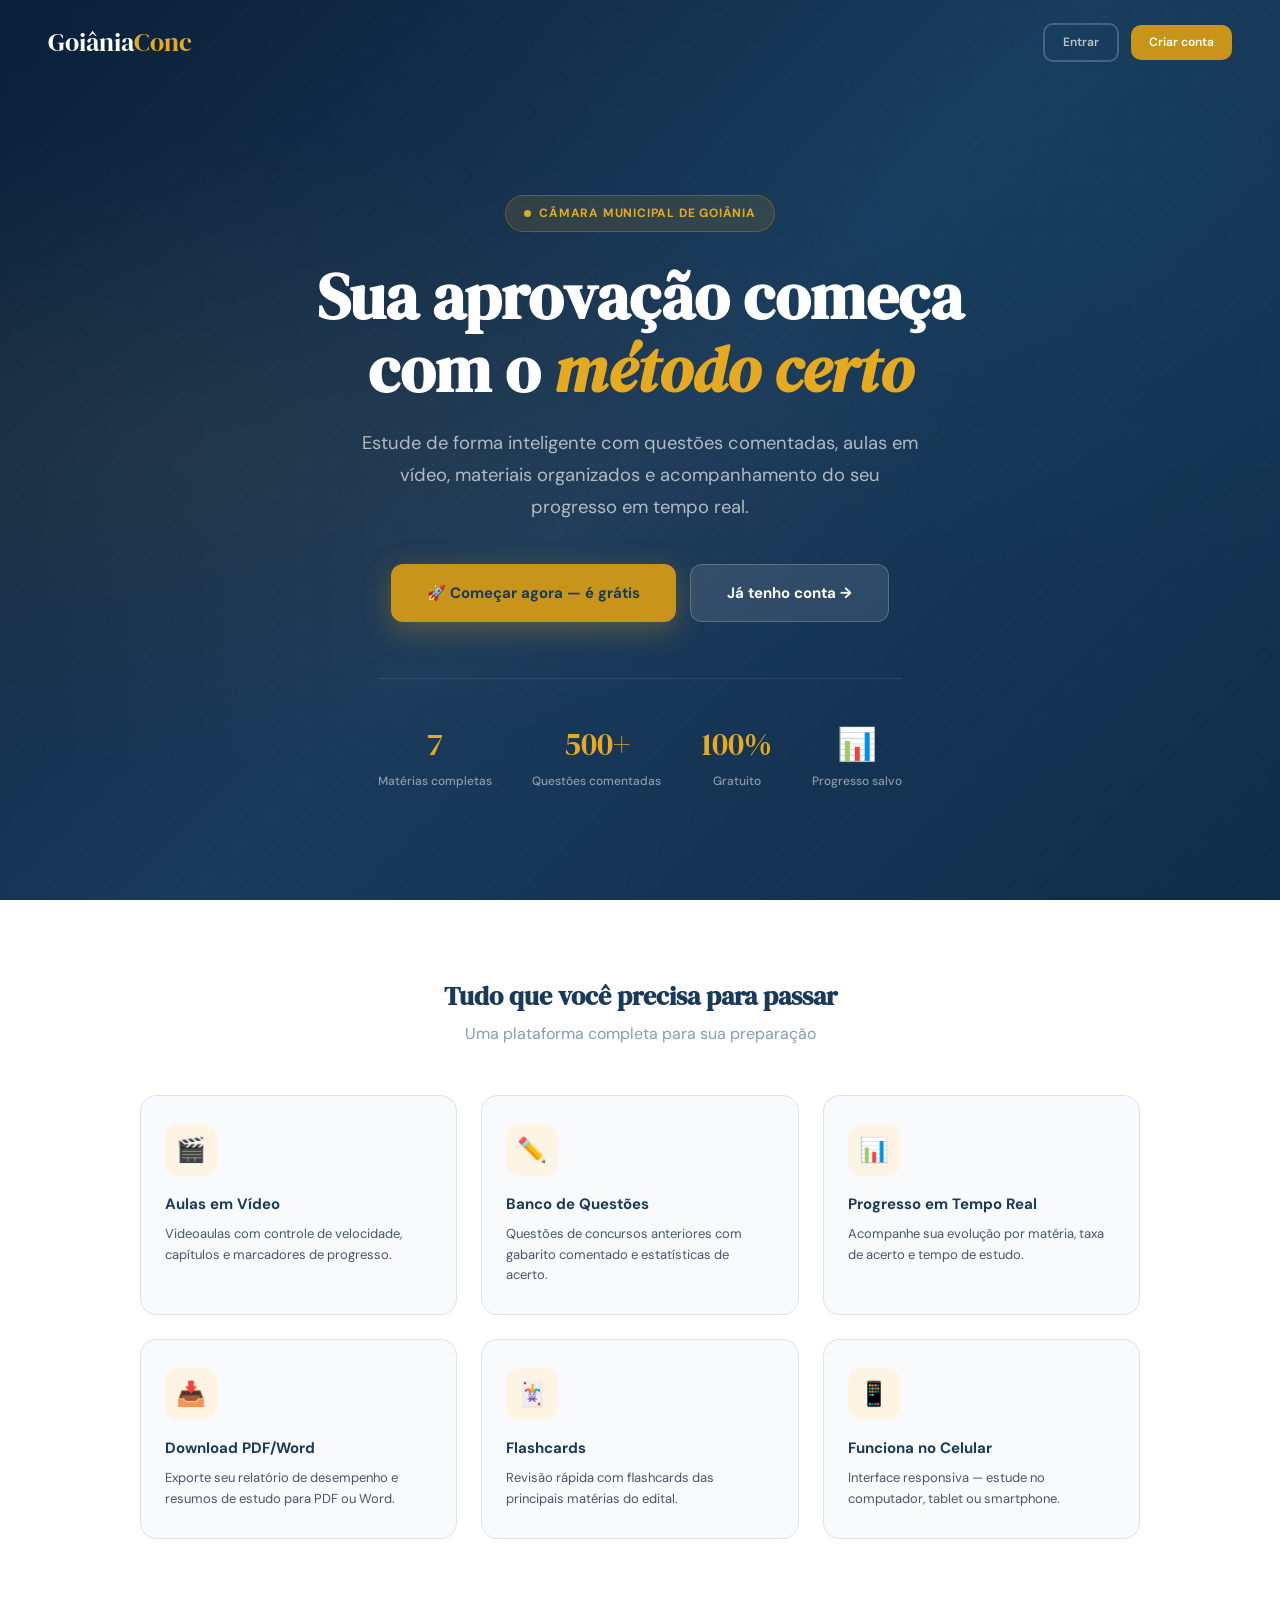
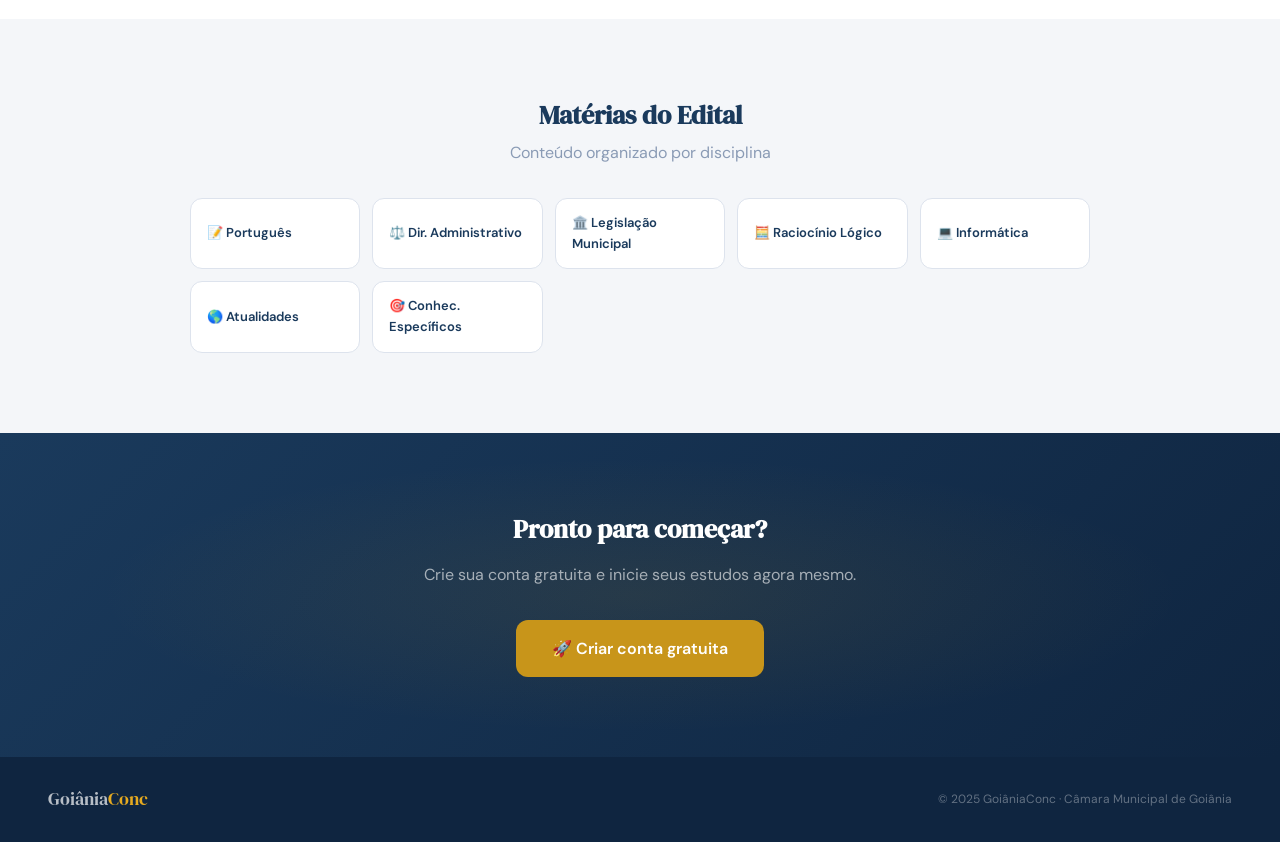
<file: landing.html>
<!DOCTYPE html>
<html lang="pt-BR">
<head>
<meta charset="UTF-8">
<meta name="viewport" content="width=device-width, initial-scale=1.0">
<title>GoiâniaConc — Prepare-se para o Concurso</title>
<link rel="stylesheet" href="style.css">
<style>
  body { overflow-x: hidden; background: var(--navy-dark); }

  /* ── HERO ── */
  .hero {
    min-height: 100vh;
    background: linear-gradient(135deg, #0a1f38 0%, #1a3a5c 50%, #0f2d4a 100%);
    display: flex; flex-direction: column;
    position: relative; overflow: hidden;
  }

  /* Partículas de fundo */
  .hero::before {
    content: '';
    position: absolute; inset: 0;
    background:
      radial-gradient(ellipse at 15% 50%, rgba(200,149,26,0.08) 0%, transparent 50%),
      radial-gradient(ellipse at 85% 20%, rgba(0,137,123,0.06) 0%, transparent 40%);
  }

  .dots-grid {
    position: absolute; inset: 0; opacity: 0.06;
    background-image: radial-gradient(circle, rgba(255,255,255,0.8) 1px, transparent 1px);
    background-size: 32px 32px;
  }

  /* ── NAVBAR LANDING ── */
  .nav {
    display: flex; align-items: center; justify-content: space-between;
    padding: 22px 48px; position: relative; z-index: 10;
  }

  .nav-logo { font-family: 'DM Serif Display', serif; font-size: 26px; color: white; text-decoration: none; }
  .nav-logo span { color: var(--gold-light); }

  .nav-links { display: flex; align-items: center; gap: 12px; }

  /* ── HERO CONTENT ── */
  .hero-content {
    flex: 1; display: flex; flex-direction: column;
    align-items: center; justify-content: center;
    text-align: center; padding: 40px 24px;
    position: relative; z-index: 10;
  }

  .hero-badge {
    display: inline-flex; align-items: center; gap: 8px;
    background: rgba(200,149,26,0.15); border: 1px solid rgba(200,149,26,0.35);
    color: var(--gold-light); padding: 8px 18px; border-radius: 30px;
    font-size: 12px; font-weight: 700; letter-spacing: 0.8px; text-transform: uppercase;
    margin-bottom: 28px; animation: fadeInUp 0.6s ease forwards;
  }

  .hero-badge-dot {
    width: 7px; height: 7px; border-radius: 50%;
    background: var(--gold-light); animation: pulse 1.5s infinite;
  }

  .hero-title {
    font-family: 'DM Serif Display', serif;
    font-size: clamp(2.4rem, 6vw, 4rem);
    color: white; line-height: 1.15;
    margin-bottom: 20px;
    animation: fadeInUp 0.6s 0.1s ease both;
  }

  .hero-title .highlight {
    color: var(--gold-light);
    font-style: italic;
  }

  .hero-subtitle {
    font-size: clamp(1rem, 2vw, 1.15rem);
    color: rgba(255,255,255,0.65);
    max-width: 560px; line-height: 1.75;
    margin-bottom: 40px;
    animation: fadeInUp 0.6s 0.2s ease both;
  }

  .hero-cta {
    display: flex; gap: 14px; flex-wrap: wrap; justify-content: center;
    animation: fadeInUp 0.6s 0.3s ease both;
  }

  .btn-hero {
    padding: 16px 36px; border-radius: 12px;
    font-size: 15px; font-weight: 700;
    display: inline-flex; align-items: center; gap: 10px;
    cursor: pointer; border: none; text-decoration: none;
    transition: all 0.25s; font-family: 'DM Sans', sans-serif;
  }

  .btn-hero-primary {
    background: var(--gold); color: var(--navy);
    box-shadow: 0 8px 28px rgba(200,149,26,0.35);
  }
  .btn-hero-primary:hover { background: var(--gold-light); transform: translateY(-2px); box-shadow: 0 12px 36px rgba(200,149,26,0.45); }

  .btn-hero-secondary {
    background: rgba(255,255,255,0.1); color: white;
    border: 1.5px solid rgba(255,255,255,0.2); backdrop-filter: blur(10px);
  }
  .btn-hero-secondary:hover { background: rgba(255,255,255,0.18); transform: translateY(-2px); }

  /* ── STATS ── */
  .hero-stats {
    display: flex; gap: 40px; flex-wrap: wrap; justify-content: center;
    margin-top: 56px; padding-top: 40px;
    border-top: 1px solid rgba(255,255,255,0.1);
    animation: fadeInUp 0.6s 0.4s ease both;
  }

  .stat-item { text-align: center; }
  .stat-num { font-family: 'DM Serif Display', serif; font-size: 2rem; color: var(--gold-light); }
  .stat-desc { font-size: 12px; color: rgba(255,255,255,0.5); font-weight: 500; margin-top: 2px; }

  /* ── FEATURES ── */
  .features {
    background: var(--white); padding: 80px 48px;
  }

  .features-title {
    text-align: center; margin-bottom: 48px;
  }

  .features-grid {
    display: grid;
    grid-template-columns: repeat(auto-fit, minmax(240px, 1fr));
    gap: 24px; max-width: 1000px; margin: 0 auto;
  }

  .feature-card {
    background: var(--gray-50); border: 1.5px solid var(--gray-200);
    border-radius: 16px; padding: 28px 24px;
    transition: all 0.25s; cursor: default;
  }
  .feature-card:hover { border-color: var(--gold); transform: translateY(-3px); box-shadow: var(--shadow-md); }

  .feature-icon {
    width: 52px; height: 52px; border-radius: 14px;
    display: flex; align-items: center; justify-content: center;
    font-size: 24px; margin-bottom: 16px;
    background: var(--gold-pale);
  }

  .feature-title { font-size: 15px; font-weight: 700; color: var(--navy); margin-bottom: 8px; }
  .feature-desc { font-size: 13px; color: var(--gray-600); line-height: 1.6; }

  /* ── MATERIAS ── */
  .materias { background: var(--bg); padding: 80px 48px; }

  .materias-grid {
    display: grid;
    grid-template-columns: repeat(auto-fill, minmax(160px, 1fr));
    gap: 12px; max-width: 900px; margin: 32px auto 0;
  }

  .materia-chip {
    background: white; border: 1.5px solid var(--gray-200);
    border-radius: 12px; padding: 14px 16px;
    display: flex; align-items: center; gap: 10px;
    font-size: 13px; font-weight: 600; color: var(--navy);
    transition: all 0.2s;
  }
  .materia-chip:hover { border-color: var(--gold); background: var(--gold-pale); }

  /* ── CTA FINAL ── */
  .cta-section {
    background: linear-gradient(135deg, var(--navy) 0%, var(--navy-dark) 100%);
    padding: 80px 48px; text-align: center; position: relative; overflow: hidden;
  }
  .cta-section::before {
    content: ''; position: absolute; inset: 0;
    background: radial-gradient(ellipse at 50% 50%, rgba(200,149,26,0.1) 0%, transparent 60%);
  }
  .cta-section h2 { color: white; margin-bottom: 16px; position: relative; }
  .cta-section p { color: rgba(255,255,255,0.6); margin-bottom: 32px; position: relative; }

  /* ── FOOTER ── */
  .footer {
    background: var(--navy-dark); padding: 28px 48px;
    display: flex; align-items: center; justify-content: space-between;
    flex-wrap: wrap; gap: 12px;
  }
  .footer-logo { font-family: 'DM Serif Display', serif; font-size: 18px; color: rgba(255,255,255,0.7); }
  .footer-logo span { color: var(--gold-light); }
  .footer-text { font-size: 12px; color: rgba(255,255,255,0.35); }

  /* ── MOBILE ── */
  @media (max-width: 768px) {
    .nav { padding: 18px 20px; }
    .features, .materias, .cta-section { padding: 48px 20px; }
    .footer { padding: 20px; flex-direction: column; text-align: center; }
    .hero-stats { gap: 24px; margin-top: 36px; }
  }
</style>
</head>
<body>

<section class="hero">
  <div class="dots-grid"></div>

  <!-- NAV -->
  <nav class="nav">
    <a href="landing.html" class="nav-logo">Goiânia<span>Conc</span></a>
    <div class="nav-links">
      <a href="login.html?mode=login" class="btn btn-ghost btn-sm" style="color:rgba(255,255,255,0.7);border-color:rgba(255,255,255,0.2)">Entrar</a>
      <a href="login.html?mode=signup" class="btn btn-gold btn-sm">Criar conta</a>
    </div>
  </nav>

  <!-- HERO CONTENT -->
  <div class="hero-content">
    <div class="hero-badge">
      <div class="hero-badge-dot"></div>
      Câmara Municipal de Goiânia
    </div>

    <h1 class="hero-title">
      Sua aprovação começa<br>
      com o <span class="highlight">método certo</span>
    </h1>

    <p class="hero-subtitle">
      Estude de forma inteligente com questões comentadas, aulas em vídeo,
      materiais organizados e acompanhamento do seu progresso em tempo real.
    </p>

    <div class="hero-cta">
      <a href="login.html?mode=signup" class="btn-hero btn-hero-primary">
        🚀 Começar agora — é grátis
      </a>
      <a href="login.html?mode=login" class="btn-hero btn-hero-secondary">
        Já tenho conta →
      </a>
    </div>

    <div class="hero-stats">
      <div class="stat-item">
        <div class="stat-num">7</div>
        <div class="stat-desc">Matérias completas</div>
      </div>
      <div class="stat-item">
        <div class="stat-num">500+</div>
        <div class="stat-desc">Questões comentadas</div>
      </div>
      <div class="stat-item">
        <div class="stat-num">100%</div>
        <div class="stat-desc">Gratuito</div>
      </div>
      <div class="stat-item">
        <div class="stat-num">📊</div>
        <div class="stat-desc">Progresso salvo</div>
      </div>
    </div>
  </div>
</section>

<!-- FEATURES -->
<section class="features">
  <div class="features-title">
    <h2>Tudo que você precisa para passar</h2>
    <p class="mt-8" style="color:var(--gray-400)">Uma plataforma completa para sua preparação</p>
  </div>
  <div class="features-grid">
    <div class="feature-card">
      <div class="feature-icon">🎬</div>
      <div class="feature-title">Aulas em Vídeo</div>
      <div class="feature-desc">Videoaulas com controle de velocidade, capítulos e marcadores de progresso.</div>
    </div>
    <div class="feature-card">
      <div class="feature-icon">✏️</div>
      <div class="feature-title">Banco de Questões</div>
      <div class="feature-desc">Questões de concursos anteriores com gabarito comentado e estatísticas de acerto.</div>
    </div>
    <div class="feature-card">
      <div class="feature-icon">📊</div>
      <div class="feature-title">Progresso em Tempo Real</div>
      <div class="feature-desc">Acompanhe sua evolução por matéria, taxa de acerto e tempo de estudo.</div>
    </div>
    <div class="feature-card">
      <div class="feature-icon">📥</div>
      <div class="feature-title">Download PDF/Word</div>
      <div class="feature-desc">Exporte seu relatório de desempenho e resumos de estudo para PDF ou Word.</div>
    </div>
    <div class="feature-card">
      <div class="feature-icon">🃏</div>
      <div class="feature-title">Flashcards</div>
      <div class="feature-desc">Revisão rápida com flashcards das principais matérias do edital.</div>
    </div>
    <div class="feature-card">
      <div class="feature-icon">📱</div>
      <div class="feature-title">Funciona no Celular</div>
      <div class="feature-desc">Interface responsiva — estude no computador, tablet ou smartphone.</div>
    </div>
  </div>
</section>

<!-- MATÉRIAS -->
<section class="materias">
  <div style="text-align:center">
    <h2>Matérias do Edital</h2>
    <p class="mt-8" style="color:var(--gray-400)">Conteúdo organizado por disciplina</p>
  </div>
  <div class="materias-grid">
    <div class="materia-chip">📝 Português</div>
    <div class="materia-chip">⚖️ Dir. Administrativo</div>
    <div class="materia-chip">🏛️ Legislação Municipal</div>
    <div class="materia-chip">🧮 Raciocínio Lógico</div>
    <div class="materia-chip">💻 Informática</div>
    <div class="materia-chip">🌎 Atualidades</div>
    <div class="materia-chip">🎯 Conhec. Específicos</div>
  </div>
</section>

<!-- CTA FINAL -->
<section class="cta-section">
  <h2>Pronto para começar?</h2>
  <p>Crie sua conta gratuita e inicie seus estudos agora mesmo.</p>
  <a href="login.html?mode=signup" class="btn btn-gold btn-lg" style="position:relative">
    🚀 Criar conta gratuita
  </a>
</section>

<!-- FOOTER -->
<footer class="footer">
  <div class="footer-logo">Goiânia<span>Conc</span></div>
  <div class="footer-text">© 2025 GoiâniaConc · Câmara Municipal de Goiânia</div>
</footer>

</body>
</html>
</file>
<file: style.css>
/* ============================================================
   GoiâniaConc — style.css
   Estilos globais compartilhados entre todas as páginas
   ============================================================ */

@import url('https://fonts.googleapis.com/css2?family=DM+Sans:wght@300;400;500;600;700&family=DM+Serif+Display:ital@0;1&display=swap');

/* ── VARIÁVEIS ── */
:root {
  --navy: #1a3a5c;
  --navy-light: #254d7a;
  --navy-dark: #0f2540;
  --gold: #c8951a;
  --gold-light: #e5aa20;
  --gold-pale: #fdf4e3;
  --teal: #00897B;
  --teal-pale: #E0F2F1;
  --bg: #F4F6F9;
  --white: #FFFFFF;
  --gray-50: #F8FAFC;
  --gray-100: #EEF2F7;
  --gray-200: #DDE3ED;
  --gray-400: #8A9BB5;
  --gray-600: #4A5568;
  --gray-800: #1A2637;
  --green: #10B981;
  --red: #EF4444;
  --yellow: #F59E0B;
  --sidebar-w: 285px;
  --radius: 14px;
  --shadow-sm: 0 2px 8px rgba(26,58,92,0.08);
  --shadow-md: 0 6px 24px rgba(26,58,92,0.12);
  --shadow-lg: 0 16px 48px rgba(26,58,92,0.16);
}

/* ── RESET ── */
*, *::before, *::after { margin: 0; padding: 0; box-sizing: border-box; }

html { font-size: 16px; scroll-behavior: smooth; }

body {
  font-family: 'DM Sans', sans-serif;
  background: var(--bg);
  color: var(--gray-800);
  line-height: 1.6;
  -webkit-font-smoothing: antialiased;
}

/* ── TIPOGRAFIA ── */
h1, h2, h3 { font-family: 'DM Serif Display', serif; color: var(--navy); line-height: 1.3; }
h1 { font-size: 2.2rem; }
h2 { font-size: 1.6rem; }
h3 { font-size: 1.2rem; }
p { color: var(--gray-600); }

/* ── BOTÕES ── */
.btn {
  display: inline-flex; align-items: center; justify-content: center; gap: 8px;
  padding: 12px 28px; border-radius: 10px;
  font-family: 'DM Sans', sans-serif; font-size: 14px; font-weight: 600;
  cursor: pointer; border: none; transition: all 0.2s; text-decoration: none;
  white-space: nowrap;
}
.btn-primary { background: var(--navy); color: white; }
.btn-primary:hover { background: var(--navy-light); transform: translateY(-1px); box-shadow: var(--shadow-md); }
.btn-gold { background: var(--gold); color: white; }
.btn-gold:hover { background: var(--gold-light); transform: translateY(-1px); box-shadow: 0 6px 20px rgba(200,149,26,0.3); }
.btn-outline { background: white; color: var(--navy); border: 2px solid var(--gray-200); }
.btn-outline:hover { border-color: var(--navy); }
.btn-ghost { background: transparent; color: var(--gray-600); border: 2px solid var(--gray-200); }
.btn-ghost:hover { background: var(--gray-100); }
.btn-danger { background: var(--red); color: white; }
.btn-danger:hover { background: #dc2626; }
.btn-sm { padding: 8px 18px; font-size: 12px; }
.btn-lg { padding: 16px 36px; font-size: 16px; border-radius: 12px; }
.btn-full { width: 100%; }

/* ── INPUTS ── */
.input-group { display: flex; flex-direction: column; gap: 6px; margin-bottom: 16px; }
.input-group label { font-size: 13px; font-weight: 600; color: var(--gray-600); }
.input {
  padding: 12px 16px; border: 2px solid var(--gray-200); border-radius: 10px;
  font-family: 'DM Sans', sans-serif; font-size: 14px; color: var(--gray-800);
  background: white; transition: border-color 0.2s; outline: none; width: 100%;
}
.input:focus { border-color: var(--navy); }
.input::placeholder { color: var(--gray-400); }
.input-icon { position: relative; }
.input-icon .input { padding-left: 44px; }
.input-icon .icon { position: absolute; left: 14px; top: 50%; transform: translateY(-50%); font-size: 16px; color: var(--gray-400); }

/* ── CARDS ── */
.card {
  background: var(--white); border: 1px solid var(--gray-200);
  border-radius: var(--radius); padding: 24px;
  box-shadow: var(--shadow-sm);
}

/* ── BADGES ── */
.badge {
  display: inline-flex; align-items: center; gap: 4px;
  padding: 4px 12px; border-radius: 20px;
  font-size: 11px; font-weight: 700; letter-spacing: 0.5px;
}
.badge-navy { background: var(--navy); color: white; }
.badge-gold { background: var(--gold-pale); color: var(--gold); border: 1px solid rgba(200,149,26,0.3); }
.badge-green { background: #D1FAE5; color: #065F46; }
.badge-red { background: #FEE2E2; color: #991B1B; }
.badge-yellow { background: #FEF3C7; color: #92400E; }

/* ── ALERTS ── */
.alert {
  padding: 12px 16px; border-radius: 10px;
  font-size: 13px; font-weight: 500;
  display: flex; align-items: center; gap: 10px;
  margin-bottom: 16px; display: none;
}
.alert.visible { display: flex; }
.alert-error { background: #FEF2F2; color: #991B1B; border: 1px solid #FECACA; }
.alert-success { background: #ECFDF5; color: #065F46; border: 1px solid #A7F3D0; }
.alert-info { background: #EFF6FF; color: #1e40af; border: 1px solid #BFDBFE; }

/* ── SPINNER ── */
.spinner {
  width: 20px; height: 20px; border-radius: 50%;
  border: 2px solid rgba(255,255,255,0.3);
  border-top-color: white; animation: spin 0.7s linear infinite;
  display: none;
}
.spinner.visible { display: block; }
@keyframes spin { to { transform: rotate(360deg); } }

/* ── AVATAR ── */
.avatar {
  border-radius: 50%; object-fit: cover;
  background: var(--gold-pale); display: flex;
  align-items: center; justify-content: center;
  font-weight: 700; color: var(--navy); flex-shrink: 0;
}
.avatar-sm { width: 32px; height: 32px; font-size: 13px; }
.avatar-md { width: 48px; height: 48px; font-size: 18px; }
.avatar-lg { width: 80px; height: 80px; font-size: 28px; }
.avatar-xl { width: 110px; height: 110px; font-size: 38px; }

/* ── TOPBAR MOBILE ── */
.mobile-topbar {
  display: none; align-items: center; justify-content: space-between;
  background: var(--navy); padding: 14px 18px;
  flex-shrink: 0; position: sticky; top: 0; z-index: 100;
}
.mobile-logo { font-family: 'DM Serif Display', serif; font-size: 20px; color: white; }
.mobile-logo span { color: var(--gold-light); }

.hamburger {
  background: rgba(255,255,255,0.1); border: 1.5px solid rgba(255,255,255,0.2);
  border-radius: 10px; width: 40px; height: 40px;
  display: flex; flex-direction: column; align-items: center;
  justify-content: center; gap: 5px; cursor: pointer; transition: background 0.2s;
}
.hamburger span { display: block; width: 20px; height: 2px; background: white; border-radius: 2px; transition: all 0.3s; }
.hamburger.open span:nth-child(1) { transform: translateY(7px) rotate(45deg); }
.hamburger.open span:nth-child(2) { opacity: 0; }
.hamburger.open span:nth-child(3) { transform: translateY(-7px) rotate(-45deg); }

/* ── OVERLAY ── */
.overlay {
  display: none; position: fixed; inset: 0;
  background: rgba(0,0,0,0.5); z-index: 150; backdrop-filter: blur(2px);
}
.overlay.visible { display: block; }

/* ── SCROLLBAR ── */
::-webkit-scrollbar { width: 5px; height: 5px; }
::-webkit-scrollbar-track { background: transparent; }
::-webkit-scrollbar-thumb { background: var(--gray-200); border-radius: 4px; }

/* ── ANIMAÇÕES ── */
@keyframes fadeIn { from { opacity: 0; transform: translateY(8px); } to { opacity: 1; transform: translateY(0); } }
@keyframes fadeInUp { from { opacity: 0; transform: translateY(24px); } to { opacity: 1; transform: translateY(0); } }
@keyframes pulse { 0%, 100% { opacity: 1; } 50% { opacity: 0.4; } }
@keyframes slideDown { from { opacity: 0; transform: translateY(-8px); } to { opacity: 1; transform: translateY(0); } }

.animate-fade { animation: fadeIn 0.3s ease forwards; }
.animate-up { animation: fadeInUp 0.5s ease forwards; }

/* ── UTILITÁRIOS ── */
.text-center { text-align: center; }
.text-navy { color: var(--navy); }
.text-gold { color: var(--gold); }
.text-gray { color: var(--gray-400); }
.text-green { color: var(--green); }
.text-red { color: var(--red); }
.fw-bold { font-weight: 700; }
.fw-600 { font-weight: 600; }
.mt-8 { margin-top: 8px; }
.mt-16 { margin-top: 16px; }
.mt-24 { margin-top: 24px; }
.mb-8 { margin-bottom: 8px; }
.mb-16 { margin-bottom: 16px; }
.mb-24 { margin-bottom: 24px; }
.gap-8 { gap: 8px; }
.gap-12 { gap: 12px; }
.gap-16 { gap: 16px; }
.d-flex { display: flex; }
.align-center { align-items: center; }
.justify-between { justify-content: space-between; }
.flex-col { flex-direction: column; }
.w-full { width: 100%; }
.hidden { display: none !important; }

/* ── PROGRESS BAR ── */
.progress-wrap { background: var(--gray-100); border-radius: 6px; height: 6px; overflow: hidden; }
.progress-fill { height: 100%; background: linear-gradient(90deg, var(--gold), var(--gold-light)); border-radius: 6px; transition: width 1s ease; }
.progress-fill-green { background: linear-gradient(90deg, var(--teal), #34D399); }
.progress-fill-red { background: linear-gradient(90deg, var(--red), #F87171); }

/* ── MOBILE GLOBAL ── */
@media (max-width: 768px) {
  .mobile-topbar { display: flex; }
  h1 { font-size: 1.7rem; }
  h2 { font-size: 1.3rem; }
  .btn-lg { padding: 14px 24px; font-size: 14px; }
  .card { padding: 16px; }
}
</file>
